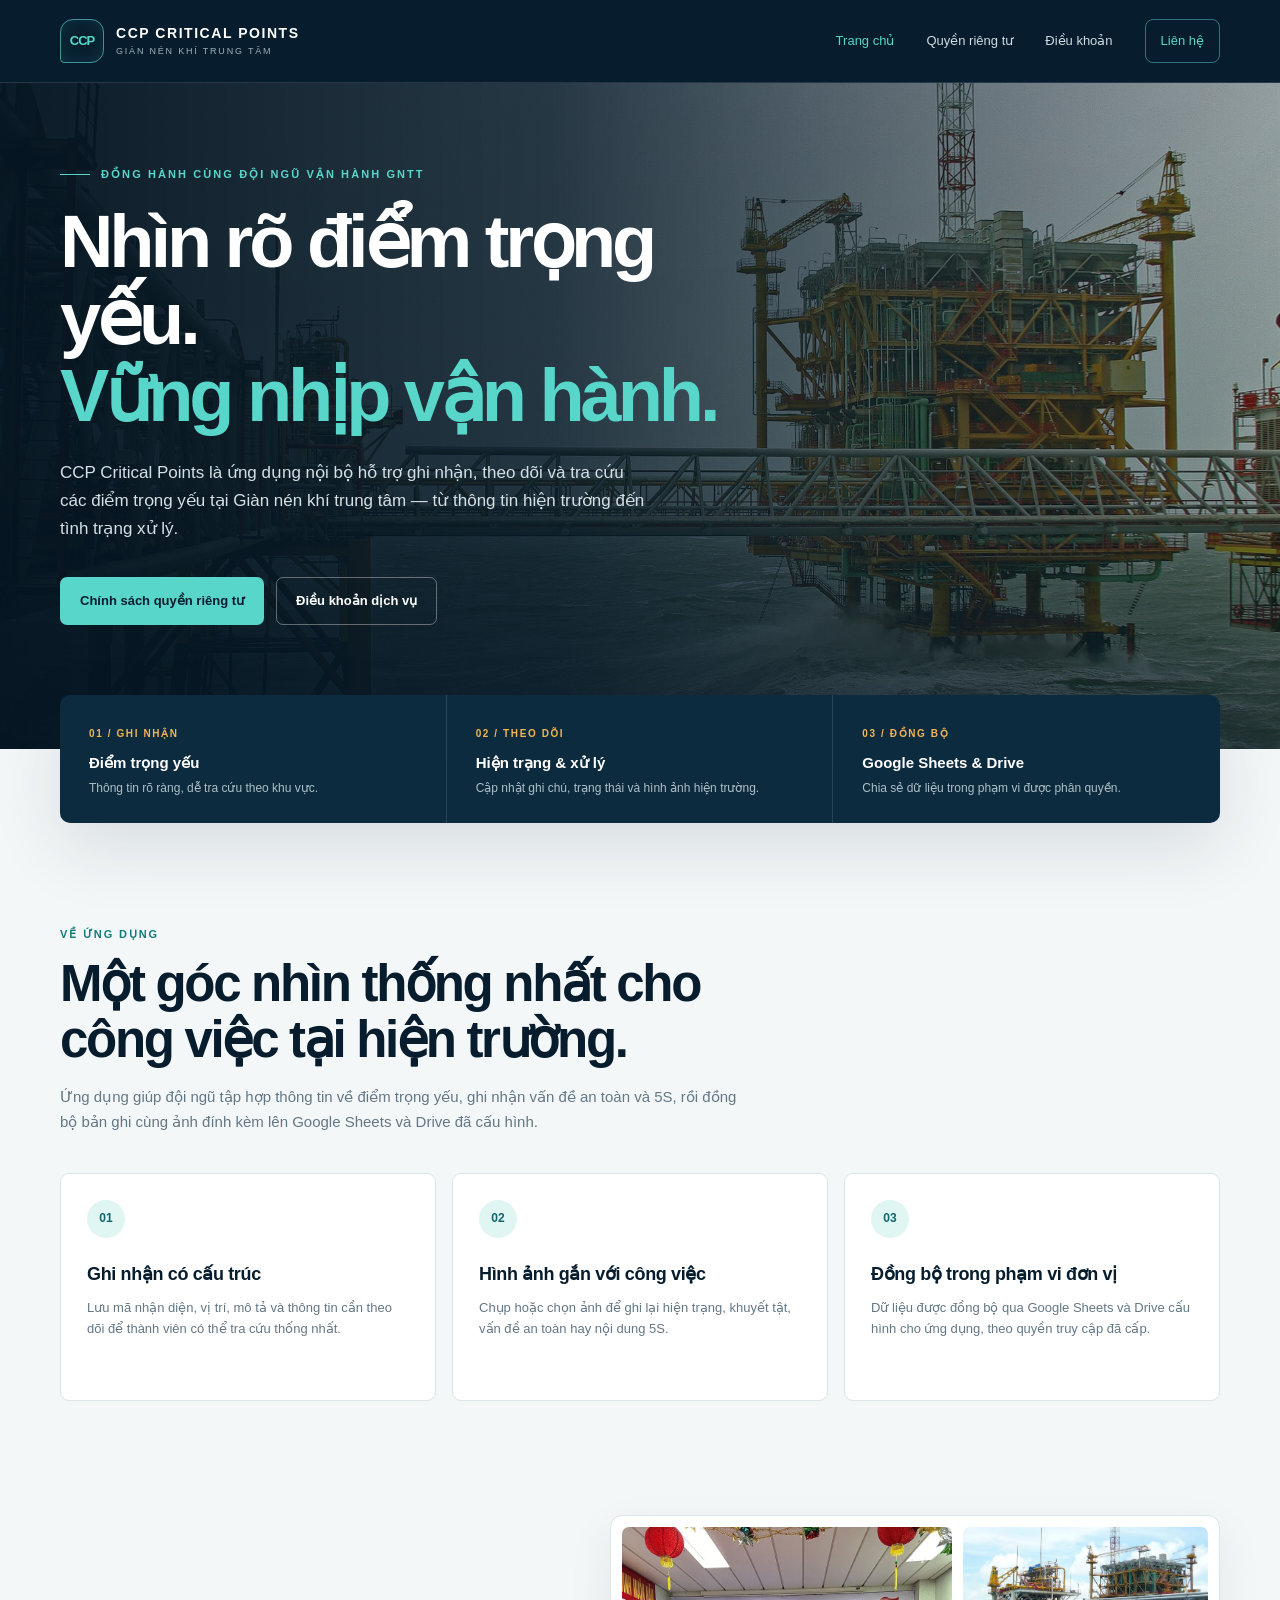
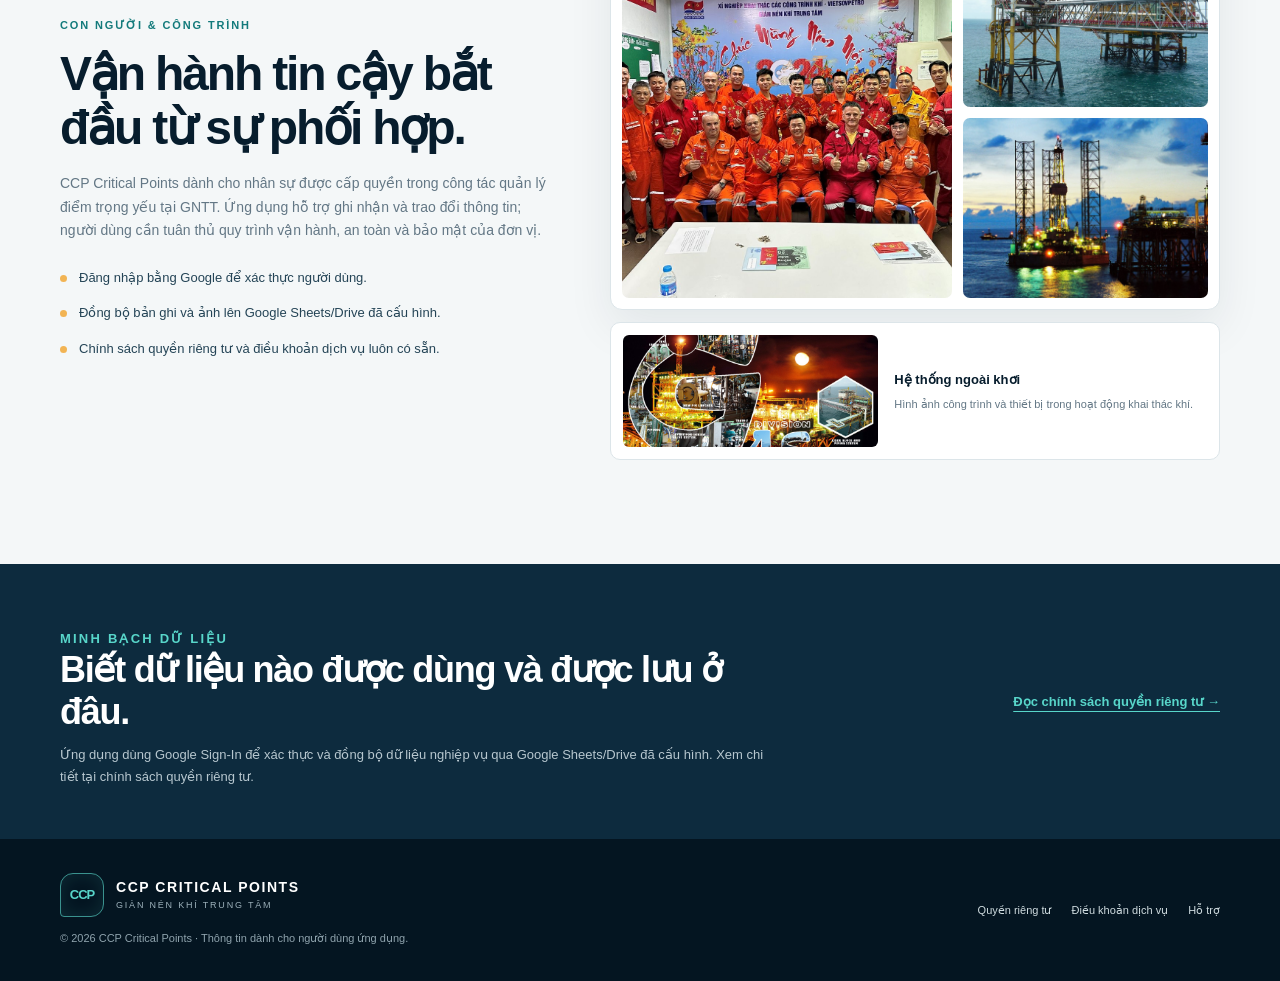
<file: website/index.html>
<!doctype html>
<html lang="vi">
<head>
  <meta charset="utf-8">
  <meta name="viewport" content="width=device-width, initial-scale=1">
  <meta name="theme-color" content="#071d2d">
  <meta name="description" content="CCP Critical Points hỗ trợ đội ngũ Giàn nén khí trung tâm ghi nhận, theo dõi và đồng bộ các điểm trọng yếu, an toàn và 5S.">
  <title>CCP Critical Points | Giàn nén khí trung tâm</title>
  <link rel="stylesheet" href="./site.css">
</head>
<body>
  <header class="site-header"><div class="container header-inner">
    <a class="brand" href="./" aria-label="CCP Critical Points - Trang chủ"><span class="brand-mark" aria-hidden="true">CCP</span><span class="brand-copy"><strong>CCP CRITICAL POINTS</strong><small>GIÀN NÉN KHÍ TRUNG TÂM</small></span></a>
    <nav class="site-nav" aria-label="Điều hướng chính"><a href="./" aria-current="page">Trang chủ</a><a href="./privacy.html">Quyền riêng tư</a><a href="./terms.html">Điều khoản</a><a class="nav-contact" href="mailto:minhhieu2105@gmail.com">Liên hệ</a></nav>
  </div></header>
  <main>
    <section class="hero">
      <img class="hero-image" src="./assets/hero-platform.jpg" alt="Giàn công nghệ ngoài khơi giữa biển">
      <div class="hero-shade" aria-hidden="true"></div>
      <div class="container"><div class="hero-copy">
        <p class="eyebrow">Đồng hành cùng đội ngũ vận hành GNTT</p>
        <h1>Nhìn rõ điểm trọng yếu.<br><em>Vững nhịp vận hành.</em></h1>
        <p class="hero-lede">CCP Critical Points là ứng dụng nội bộ hỗ trợ ghi nhận, theo dõi và tra cứu các điểm trọng yếu tại Giàn nén khí trung tâm — từ thông tin hiện trường đến tình trạng xử lý.</p>
        <div class="hero-actions"><a class="button button-primary" href="./privacy.html">Chính sách quyền riêng tư</a><a class="button button-quiet" href="./terms.html">Điều khoản dịch vụ</a></div>
      </div></div>
      <div class="hero-caption"><span>GNTT</span> · Offshore gas operations</div>
    </section>
    <div class="container"><section class="signal-bar" aria-label="Các chức năng chính">
      <div class="signal-item"><span class="signal-kicker">01 / GHI NHẬN</span><strong>Điểm trọng yếu</strong><p>Thông tin rõ ràng, dễ tra cứu theo khu vực.</p></div>
      <div class="signal-item"><span class="signal-kicker">02 / THEO DÕI</span><strong>Hiện trạng & xử lý</strong><p>Cập nhật ghi chú, trạng thái và hình ảnh hiện trường.</p></div>
      <div class="signal-item"><span class="signal-kicker">03 / ĐỒNG BỘ</span><strong>Google Sheets & Drive</strong><p>Chia sẻ dữ liệu trong phạm vi được phân quyền.</p></div>
    </section></div>
    <section class="section"><div class="container">
      <div class="section-heading"><p class="section-label">Về ứng dụng</p><h2>Một góc nhìn thống nhất cho công việc tại hiện trường.</h2><p>Ứng dụng giúp đội ngũ tập hợp thông tin về điểm trọng yếu, ghi nhận vấn đề an toàn và 5S, rồi đồng bộ bản ghi cùng ảnh đính kèm lên Google Sheets và Drive đã cấu hình.</p></div>
      <div class="feature-grid">
        <article class="feature-card"><span class="feature-number">01</span><h3>Ghi nhận có cấu trúc</h3><p>Lưu mã nhận diện, vị trí, mô tả và thông tin cần theo dõi để thành viên có thể tra cứu thống nhất.</p></article>
        <article class="feature-card"><span class="feature-number">02</span><h3>Hình ảnh gắn với công việc</h3><p>Chụp hoặc chọn ảnh để ghi lại hiện trạng, khuyết tật, vấn đề an toàn hay nội dung 5S.</p></article>
        <article class="feature-card"><span class="feature-number">03</span><h3>Đồng bộ trong phạm vi đơn vị</h3><p>Dữ liệu được đồng bộ qua Google Sheets và Drive cấu hình cho ứng dụng, theo quyền truy cập đã cấp.</p></article>
      </div>
    </div></section>
    <section class="field-section"><div class="container field-layout">
      <div class="field-copy"><p class="section-label">Con người & công trình</p><h2>Vận hành tin cậy bắt đầu từ sự phối hợp.</h2><p>CCP Critical Points dành cho nhân sự được cấp quyền trong công tác quản lý điểm trọng yếu tại GNTT. Ứng dụng hỗ trợ ghi nhận và trao đổi thông tin; người dùng cần tuân thủ quy trình vận hành, an toàn và bảo mật của đơn vị.</p>
        <ul class="field-list"><li>Đăng nhập bằng Google để xác thực người dùng.</li><li>Đồng bộ bản ghi và ảnh lên Google Sheets/Drive đã cấu hình.</li><li>Chính sách quyền riêng tư và điều khoản dịch vụ luôn có sẵn.</li></ul>
      </div>
      <div class="field-gallery">
        <div class="photo-mosaic" aria-label="Hình ảnh đội ngũ và công trình"><img class="photo-team" src="./assets/team.jpg" alt="Tập thể đội ngũ Giàn nén khí trung tâm"><img class="photo-day" src="./assets/facility-day.jpg" alt="Công trình ngoài khơi trong điều kiện ban ngày" loading="lazy"><img class="photo-night" src="./assets/facility-night.jpg" alt="Ánh đèn công trình ngoài khơi lúc chạng vạng" loading="lazy"></div>
        <figure class="division-card"><img src="./assets/gas-division.jpg" alt="Sơ đồ hình ảnh thiết bị và công trình thuộc GAS Division" loading="lazy"><figcaption><strong>Hệ thống ngoài khơi</strong><span>Hình ảnh công trình và thiết bị trong hoạt động khai thác khí.</span></figcaption></figure>
      </div>
    </div></section>
    <section class="sync-band"><div class="container sync-inner"><div class="sync-copy"><p class="section-label">Minh bạch dữ liệu</p><h2>Biết dữ liệu nào được dùng và được lưu ở đâu.</h2><p>Ứng dụng dùng Google Sign-In để xác thực và đồng bộ dữ liệu nghiệp vụ qua Google Sheets/Drive đã cấu hình. Xem chi tiết tại chính sách quyền riêng tư.</p></div><a class="sync-link" href="./privacy.html">Đọc chính sách quyền riêng tư →</a></div></section>
  </main>
  <footer class="site-footer"><div class="container footer-inner">
    <div><a class="brand" href="./"><span class="brand-mark" aria-hidden="true">CCP</span><span class="brand-copy"><strong>CCP CRITICAL POINTS</strong><small>GIÀN NÉN KHÍ TRUNG TÂM</small></span></a><div class="footer-copy">© 2026 CCP Critical Points · Thông tin dành cho người dùng ứng dụng.</div></div>
    <nav class="footer-links" aria-label="Chính sách và hỗ trợ"><a href="./privacy.html">Quyền riêng tư</a><a href="./terms.html">Điều khoản dịch vụ</a><a href="mailto:minhhieu2105@gmail.com">Hỗ trợ</a></nav>
  </div></footer>
</body>
</html>
</file>
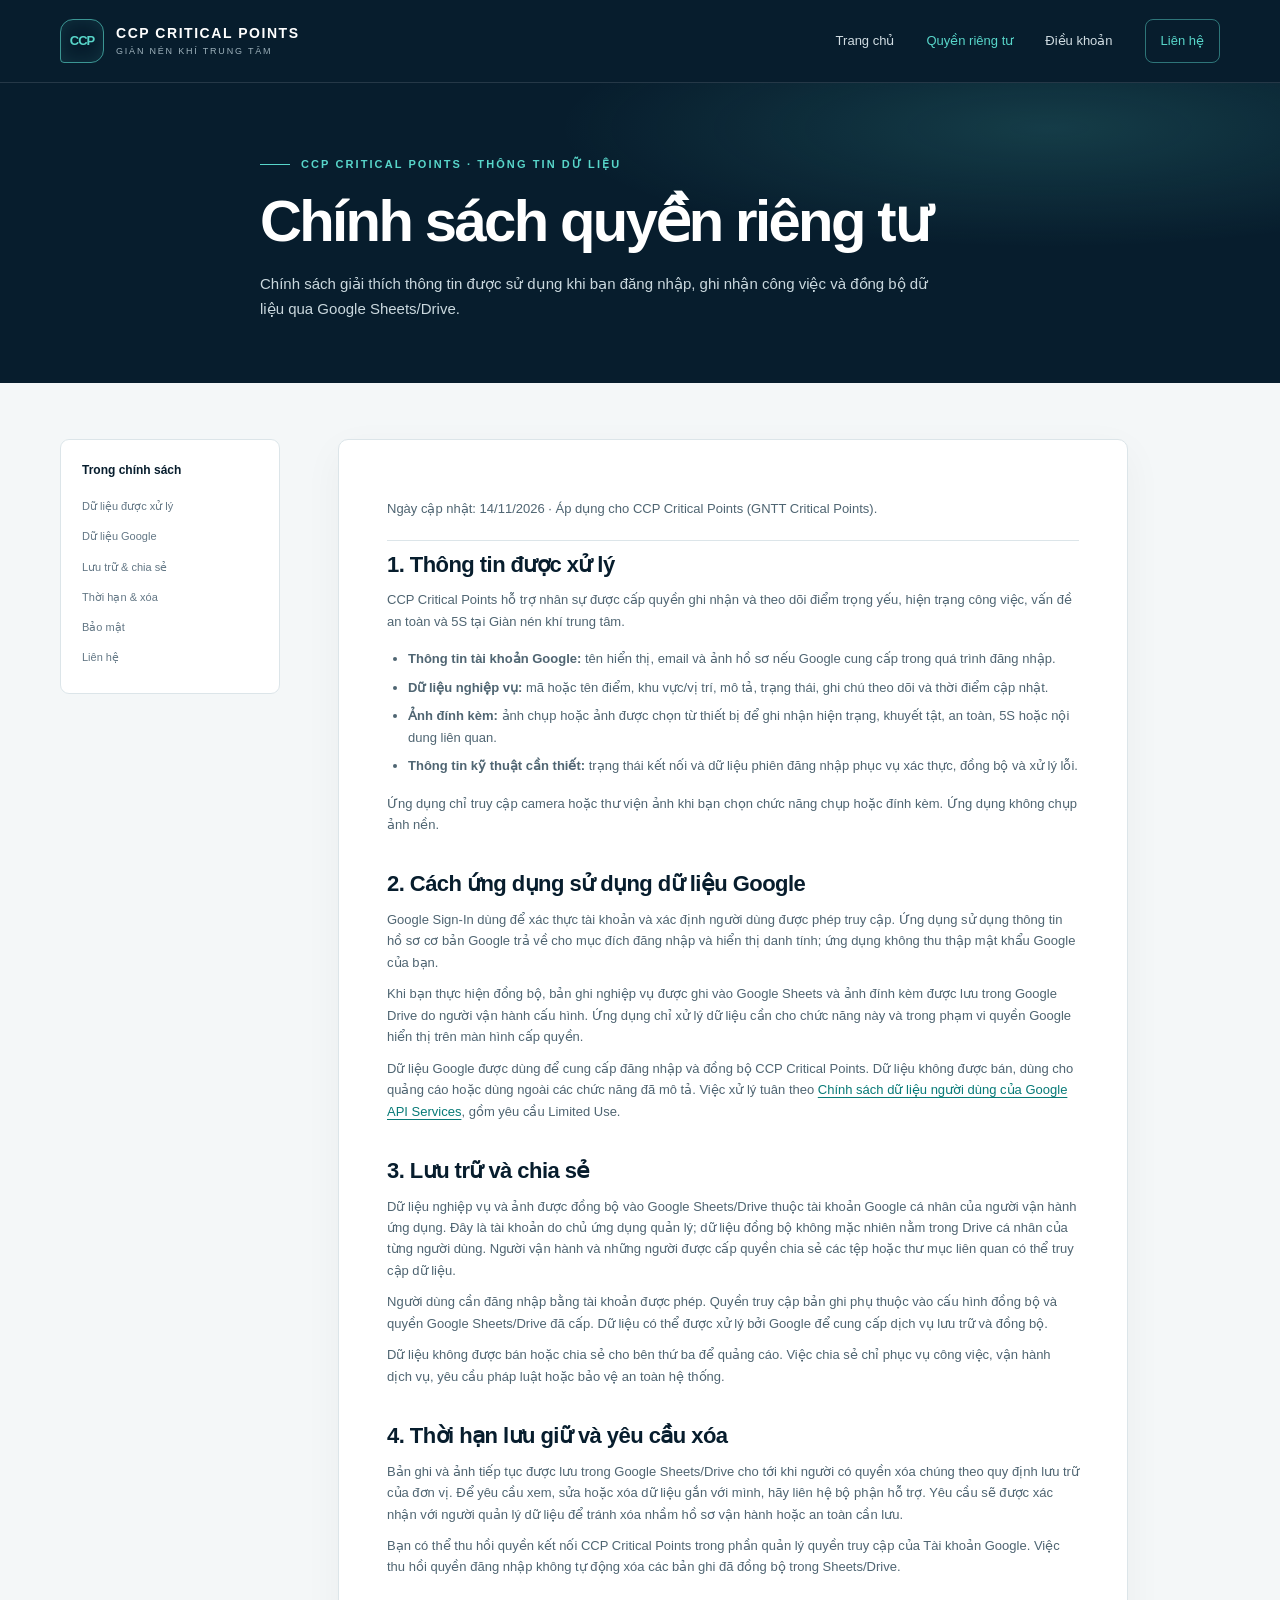
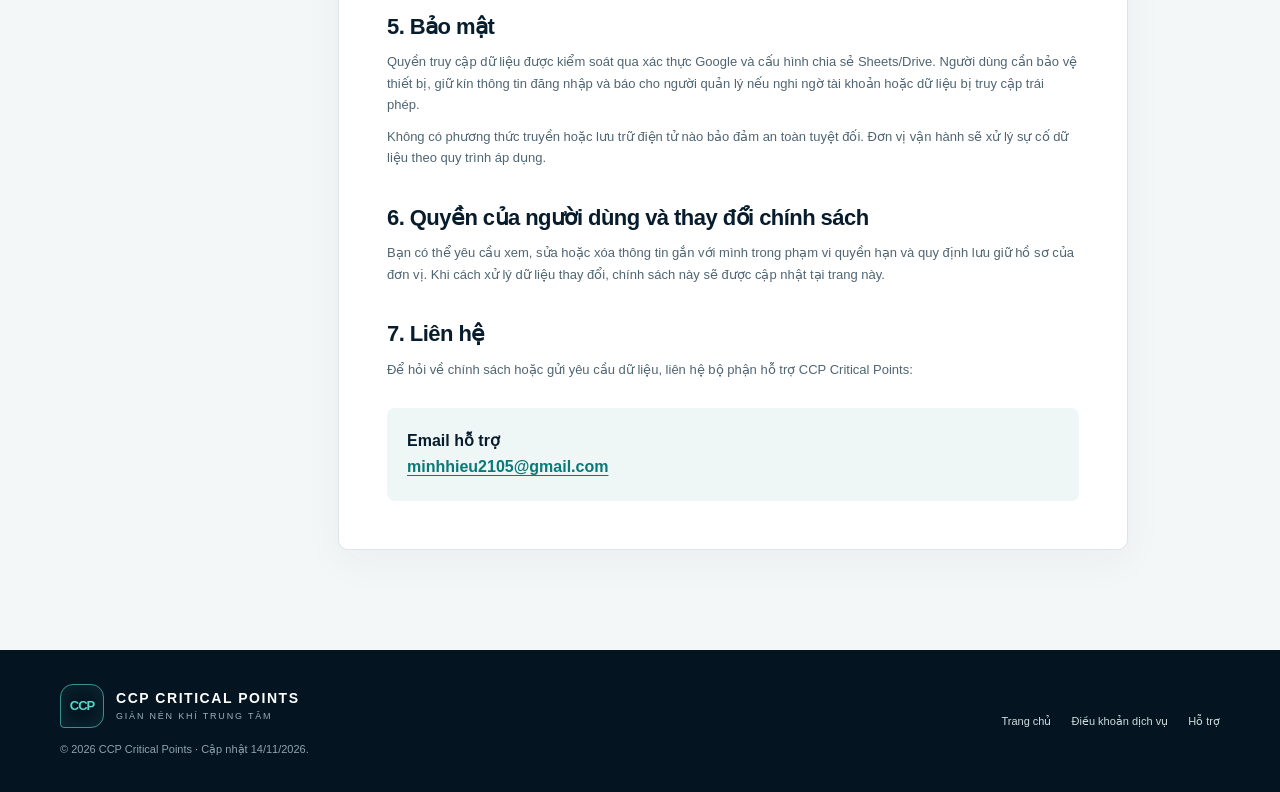
<file: website/privacy.html>
<!doctype html>
<html lang="vi">
<head>
  <meta charset="utf-8"><meta name="viewport" content="width=device-width, initial-scale=1"><meta name="theme-color" content="#071d2d">
  <meta name="description" content="Chính sách quyền riêng tư CCP Critical Points, gồm Google Sign-In và cách đồng bộ bản ghi, ảnh lên Google Sheets/Drive.">
  <title>Chính sách quyền riêng tư | CCP Critical Points</title><link rel="stylesheet" href="./site.css">
</head>
<body>
  <header class="site-header"><div class="container header-inner"><a class="brand" href="./" aria-label="CCP Critical Points - Trang chủ"><span class="brand-mark" aria-hidden="true">CCP</span><span class="brand-copy"><strong>CCP CRITICAL POINTS</strong><small>GIÀN NÉN KHÍ TRUNG TÂM</small></span></a>
    <nav class="site-nav" aria-label="Điều hướng chính"><a href="./">Trang chủ</a><a href="./privacy.html" aria-current="page">Quyền riêng tư</a><a href="./terms.html">Điều khoản</a><a class="nav-contact" href="mailto:minhhieu2105@gmail.com">Liên hệ</a></nav>
  </div></header>
  <main>
    <section class="page-hero"><div class="container page-intro"><p class="eyebrow">CCP Critical Points · Thông tin dữ liệu</p><h1>Chính sách quyền riêng tư</h1><p>Chính sách giải thích thông tin được sử dụng khi bạn đăng nhập, ghi nhận công việc và đồng bộ dữ liệu qua Google Sheets/Drive.</p></div></section>
    <section class="policy-wrap"><div class="container policy-layout">
      <aside class="policy-aside"><strong>Trong chính sách</strong><a href="#data">Dữ liệu được xử lý</a><a href="#google">Dữ liệu Google</a><a href="#storage">Lưu trữ & chia sẻ</a><a href="#retention">Thời hạn & xóa</a><a href="#security">Bảo mật</a><a href="#contact">Liên hệ</a></aside>
      <article class="policy">
        <p class="policy-meta">Ngày cập nhật: 14/11/2026 · Áp dụng cho CCP Critical Points (GNTT Critical Points).</p>
        <h2 id="data">1. Thông tin được xử lý</h2>
        <p>CCP Critical Points hỗ trợ nhân sự được cấp quyền ghi nhận và theo dõi điểm trọng yếu, hiện trạng công việc, vấn đề an toàn và 5S tại Giàn nén khí trung tâm.</p>
        <ul>
          <li><strong>Thông tin tài khoản Google:</strong> tên hiển thị, email và ảnh hồ sơ nếu Google cung cấp trong quá trình đăng nhập.</li>
          <li><strong>Dữ liệu nghiệp vụ:</strong> mã hoặc tên điểm, khu vực/vị trí, mô tả, trạng thái, ghi chú theo dõi và thời điểm cập nhật.</li>
          <li><strong>Ảnh đính kèm:</strong> ảnh chụp hoặc ảnh được chọn từ thiết bị để ghi nhận hiện trạng, khuyết tật, an toàn, 5S hoặc nội dung liên quan.</li>
          <li><strong>Thông tin kỹ thuật cần thiết:</strong> trạng thái kết nối và dữ liệu phiên đăng nhập phục vụ xác thực, đồng bộ và xử lý lỗi.</li>
        </ul>
        <p>Ứng dụng chỉ truy cập camera hoặc thư viện ảnh khi bạn chọn chức năng chụp hoặc đính kèm. Ứng dụng không chụp ảnh nền.</p>

        <h2 id="google">2. Cách ứng dụng sử dụng dữ liệu Google</h2>
        <p>Google Sign-In dùng để xác thực tài khoản và xác định người dùng được phép truy cập. Ứng dụng sử dụng thông tin hồ sơ cơ bản Google trả về cho mục đích đăng nhập và hiển thị danh tính; ứng dụng không thu thập mật khẩu Google của bạn.</p>
        <p>Khi bạn thực hiện đồng bộ, bản ghi nghiệp vụ được ghi vào Google Sheets và ảnh đính kèm được lưu trong Google Drive do người vận hành cấu hình. Ứng dụng chỉ xử lý dữ liệu cần cho chức năng này và trong phạm vi quyền Google hiển thị trên màn hình cấp quyền.</p>
        <p>Dữ liệu Google được dùng để cung cấp đăng nhập và đồng bộ CCP Critical Points. Dữ liệu không được bán, dùng cho quảng cáo hoặc dùng ngoài các chức năng đã mô tả. Việc xử lý tuân theo <a href="https://developers.google.com/terms/api-services-user-data-policy" target="_blank" rel="noopener noreferrer">Chính sách dữ liệu người dùng của Google API Services</a>, gồm yêu cầu Limited Use.</p>

        <h2 id="storage">3. Lưu trữ và chia sẻ</h2>
        <p>Dữ liệu nghiệp vụ và ảnh được đồng bộ vào Google Sheets/Drive thuộc tài khoản Google cá nhân của người vận hành ứng dụng. Đây là tài khoản do chủ ứng dụng quản lý; dữ liệu đồng bộ không mặc nhiên nằm trong Drive cá nhân của từng người dùng. Người vận hành và những người được cấp quyền chia sẻ các tệp hoặc thư mục liên quan có thể truy cập dữ liệu.</p>
        <p>Người dùng cần đăng nhập bằng tài khoản được phép. Quyền truy cập bản ghi phụ thuộc vào cấu hình đồng bộ và quyền Google Sheets/Drive đã cấp. Dữ liệu có thể được xử lý bởi Google để cung cấp dịch vụ lưu trữ và đồng bộ.</p>
        <p>Dữ liệu không được bán hoặc chia sẻ cho bên thứ ba để quảng cáo. Việc chia sẻ chỉ phục vụ công việc, vận hành dịch vụ, yêu cầu pháp luật hoặc bảo vệ an toàn hệ thống.</p>

        <h2 id="retention">4. Thời hạn lưu giữ và yêu cầu xóa</h2>
        <p>Bản ghi và ảnh tiếp tục được lưu trong Google Sheets/Drive cho tới khi người có quyền xóa chúng theo quy định lưu trữ của đơn vị. Để yêu cầu xem, sửa hoặc xóa dữ liệu gắn với mình, hãy liên hệ bộ phận hỗ trợ. Yêu cầu sẽ được xác nhận với người quản lý dữ liệu để tránh xóa nhầm hồ sơ vận hành hoặc an toàn cần lưu.</p>
        <p>Bạn có thể thu hồi quyền kết nối CCP Critical Points trong phần quản lý quyền truy cập của Tài khoản Google. Việc thu hồi quyền đăng nhập không tự động xóa các bản ghi đã đồng bộ trong Sheets/Drive.</p>

        <h2 id="security">5. Bảo mật</h2>
        <p>Quyền truy cập dữ liệu được kiểm soát qua xác thực Google và cấu hình chia sẻ Sheets/Drive. Người dùng cần bảo vệ thiết bị, giữ kín thông tin đăng nhập và báo cho người quản lý nếu nghi ngờ tài khoản hoặc dữ liệu bị truy cập trái phép.</p>
        <p>Không có phương thức truyền hoặc lưu trữ điện tử nào bảo đảm an toàn tuyệt đối. Đơn vị vận hành sẽ xử lý sự cố dữ liệu theo quy trình áp dụng.</p>

        <h2>6. Quyền của người dùng và thay đổi chính sách</h2>
        <p>Bạn có thể yêu cầu xem, sửa hoặc xóa thông tin gắn với mình trong phạm vi quyền hạn và quy định lưu giữ hồ sơ của đơn vị. Khi cách xử lý dữ liệu thay đổi, chính sách này sẽ được cập nhật tại trang này.</p>
        <h2 id="contact">7. Liên hệ</h2>
        <p>Để hỏi về chính sách hoặc gửi yêu cầu dữ liệu, liên hệ bộ phận hỗ trợ CCP Critical Points:</p>
        <div class="contact-card"><strong>Email hỗ trợ</strong><br><a href="mailto:minhhieu2105@gmail.com">minhhieu2105@gmail.com</a></div>
      </article>
    </div></section>
  </main>
  <footer class="site-footer"><div class="container footer-inner"><div><a class="brand" href="./"><span class="brand-mark" aria-hidden="true">CCP</span><span class="brand-copy"><strong>CCP CRITICAL POINTS</strong><small>GIÀN NÉN KHÍ TRUNG TÂM</small></span></a><div class="footer-copy">© 2026 CCP Critical Points · Cập nhật 14/11/2026.</div></div><nav class="footer-links" aria-label="Chính sách và hỗ trợ"><a href="./">Trang chủ</a><a href="./terms.html">Điều khoản dịch vụ</a><a href="mailto:minhhieu2105@gmail.com">Hỗ trợ</a></nav></div></footer>
</body>
</html>
</file>
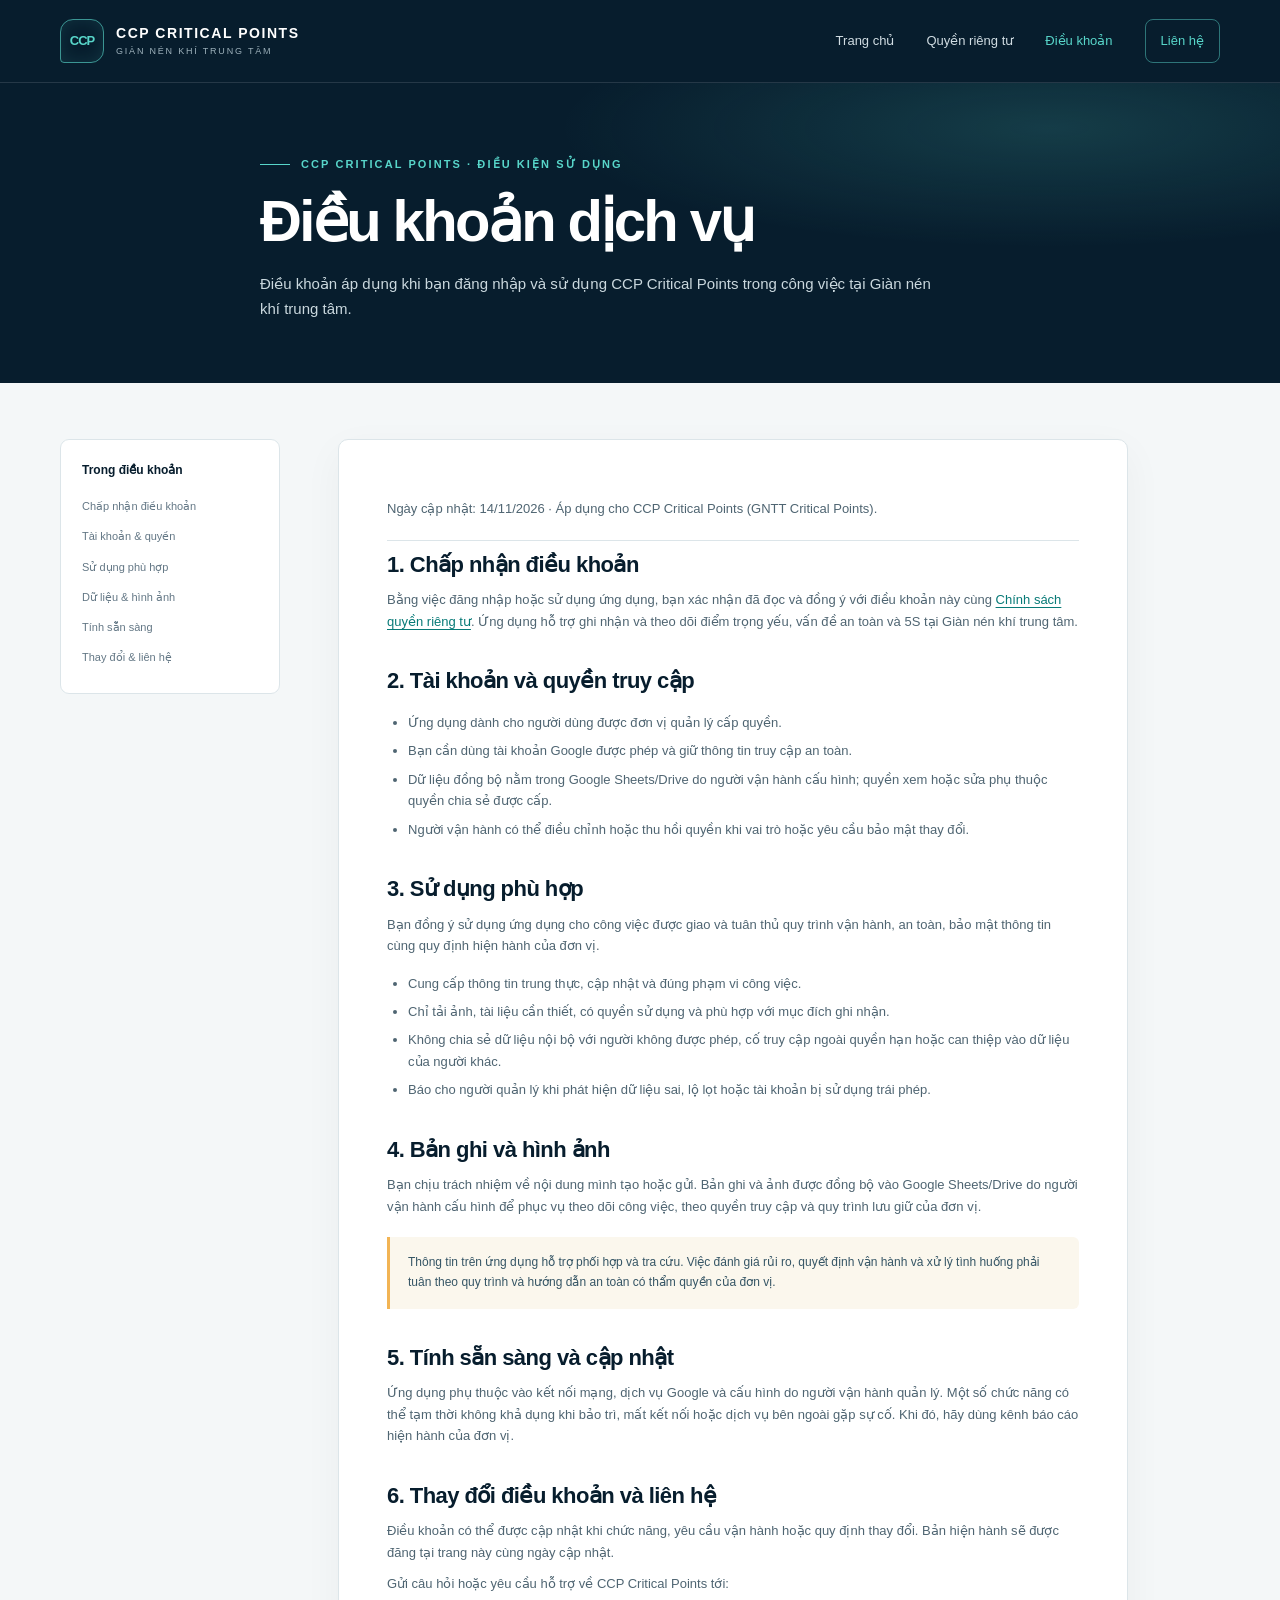
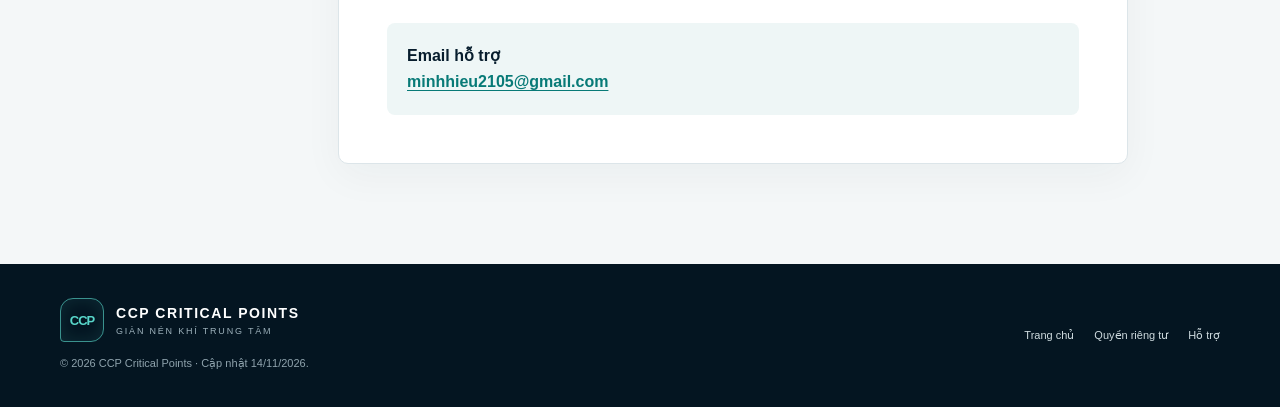
<file: website/terms.html>
<!doctype html>
<html lang="vi">
<head>
  <meta charset="utf-8"><meta name="viewport" content="width=device-width, initial-scale=1"><meta name="theme-color" content="#071d2d">
  <meta name="description" content="Điều khoản sử dụng CCP Critical Points dành cho nhân sự được cấp quyền tại Giàn nén khí trung tâm.">
  <title>Điều khoản dịch vụ | CCP Critical Points</title><link rel="stylesheet" href="./site.css">
</head>
<body>
  <header class="site-header"><div class="container header-inner"><a class="brand" href="./" aria-label="CCP Critical Points - Trang chủ"><span class="brand-mark" aria-hidden="true">CCP</span><span class="brand-copy"><strong>CCP CRITICAL POINTS</strong><small>GIÀN NÉN KHÍ TRUNG TÂM</small></span></a>
    <nav class="site-nav" aria-label="Điều hướng chính"><a href="./">Trang chủ</a><a href="./privacy.html">Quyền riêng tư</a><a href="./terms.html" aria-current="page">Điều khoản</a><a class="nav-contact" href="mailto:minhhieu2105@gmail.com">Liên hệ</a></nav>
  </div></header>
  <main>
    <section class="page-hero"><div class="container page-intro"><p class="eyebrow">CCP Critical Points · Điều kiện sử dụng</p><h1>Điều khoản dịch vụ</h1><p>Điều khoản áp dụng khi bạn đăng nhập và sử dụng CCP Critical Points trong công việc tại Giàn nén khí trung tâm.</p></div></section>
    <section class="policy-wrap"><div class="container policy-layout">
      <aside class="policy-aside"><strong>Trong điều khoản</strong><a href="#acceptance">Chấp nhận điều khoản</a><a href="#access">Tài khoản & quyền</a><a href="#use">Sử dụng phù hợp</a><a href="#records">Dữ liệu & hình ảnh</a><a href="#availability">Tính sẵn sàng</a><a href="#contact">Thay đổi & liên hệ</a></aside>
      <article class="policy">
        <p class="policy-meta">Ngày cập nhật: 14/11/2026 · Áp dụng cho CCP Critical Points (GNTT Critical Points).</p>
        <h2 id="acceptance">1. Chấp nhận điều khoản</h2>
        <p>Bằng việc đăng nhập hoặc sử dụng ứng dụng, bạn xác nhận đã đọc và đồng ý với điều khoản này cùng <a href="./privacy.html">Chính sách quyền riêng tư</a>. Ứng dụng hỗ trợ ghi nhận và theo dõi điểm trọng yếu, vấn đề an toàn và 5S tại Giàn nén khí trung tâm.</p>

        <h2 id="access">2. Tài khoản và quyền truy cập</h2>
        <ul><li>Ứng dụng dành cho người dùng được đơn vị quản lý cấp quyền.</li><li>Bạn cần dùng tài khoản Google được phép và giữ thông tin truy cập an toàn.</li><li>Dữ liệu đồng bộ nằm trong Google Sheets/Drive do người vận hành cấu hình; quyền xem hoặc sửa phụ thuộc quyền chia sẻ được cấp.</li><li>Người vận hành có thể điều chỉnh hoặc thu hồi quyền khi vai trò hoặc yêu cầu bảo mật thay đổi.</li></ul>

        <h2 id="use">3. Sử dụng phù hợp</h2>
        <p>Bạn đồng ý sử dụng ứng dụng cho công việc được giao và tuân thủ quy trình vận hành, an toàn, bảo mật thông tin cùng quy định hiện hành của đơn vị.</p>
        <ul><li>Cung cấp thông tin trung thực, cập nhật và đúng phạm vi công việc.</li><li>Chỉ tải ảnh, tài liệu cần thiết, có quyền sử dụng và phù hợp với mục đích ghi nhận.</li><li>Không chia sẻ dữ liệu nội bộ với người không được phép, cố truy cập ngoài quyền hạn hoặc can thiệp vào dữ liệu của người khác.</li><li>Báo cho người quản lý khi phát hiện dữ liệu sai, lộ lọt hoặc tài khoản bị sử dụng trái phép.</li></ul>

        <h2 id="records">4. Bản ghi và hình ảnh</h2>
        <p>Bạn chịu trách nhiệm về nội dung mình tạo hoặc gửi. Bản ghi và ảnh được đồng bộ vào Google Sheets/Drive do người vận hành cấu hình để phục vụ theo dõi công việc, theo quyền truy cập và quy trình lưu giữ của đơn vị.</p>
        <div class="policy-callout">Thông tin trên ứng dụng hỗ trợ phối hợp và tra cứu. Việc đánh giá rủi ro, quyết định vận hành và xử lý tình huống phải tuân theo quy trình và hướng dẫn an toàn có thẩm quyền của đơn vị.</div>

        <h2 id="availability">5. Tính sẵn sàng và cập nhật</h2>
        <p>Ứng dụng phụ thuộc vào kết nối mạng, dịch vụ Google và cấu hình do người vận hành quản lý. Một số chức năng có thể tạm thời không khả dụng khi bảo trì, mất kết nối hoặc dịch vụ bên ngoài gặp sự cố. Khi đó, hãy dùng kênh báo cáo hiện hành của đơn vị.</p>

        <h2 id="contact">6. Thay đổi điều khoản và liên hệ</h2>
        <p>Điều khoản có thể được cập nhật khi chức năng, yêu cầu vận hành hoặc quy định thay đổi. Bản hiện hành sẽ được đăng tại trang này cùng ngày cập nhật.</p>
        <p>Gửi câu hỏi hoặc yêu cầu hỗ trợ về CCP Critical Points tới:</p>
        <div class="contact-card"><strong>Email hỗ trợ</strong><br><a href="mailto:minhhieu2105@gmail.com">minhhieu2105@gmail.com</a></div>
      </article>
    </div></section>
  </main>
  <footer class="site-footer"><div class="container footer-inner"><div><a class="brand" href="./"><span class="brand-mark" aria-hidden="true">CCP</span><span class="brand-copy"><strong>CCP CRITICAL POINTS</strong><small>GIÀN NÉN KHÍ TRUNG TÂM</small></span></a><div class="footer-copy">© 2026 CCP Critical Points · Cập nhật 14/11/2026.</div></div><nav class="footer-links" aria-label="Chính sách và hỗ trợ"><a href="./">Trang chủ</a><a href="./privacy.html">Quyền riêng tư</a><a href="mailto:minhhieu2105@gmail.com">Hỗ trợ</a></nav></div></footer>
</body>
</html>
</file>
<file: website/site.css>
@charset "UTF-8";
:root{color-scheme:light;--navy:#071d2d;--navy2:#0d2b3e;--aqua:#58d6ca;--aquaSoft:#dff6f2;--amber:#f2b454;--paper:#f4f7f8;--white:#fff;--ink:#102b3d;--muted:#637785;--line:#dce5e9;--shadow:0 24px 70px rgba(5,30,47,.12)}
*{box-sizing:border-box}html{scroll-behavior:smooth}body{margin:0;color:var(--ink);background:var(--paper);font-family:Inter,"Segoe UI",Roboto,Arial,sans-serif;line-height:1.65}img{display:block;max-width:100%}a{color:inherit}a:focus-visible{outline:3px solid var(--amber);outline-offset:4px}.container{width:min(1160px,calc(100% - 48px));margin-inline:auto}
.site-header{position:relative;z-index:3;color:var(--white);background:var(--navy);border-bottom:1px solid rgba(255,255,255,.12)}.header-inner{min-height:82px;display:flex;align-items:center;justify-content:space-between;gap:28px}.brand{display:inline-flex;align-items:center;gap:12px;text-decoration:none;color:var(--white)}.brand-mark{width:44px;height:44px;display:grid;place-items:center;border:1px solid rgba(88,214,202,.65);border-radius:13px 13px 13px 4px;color:var(--aqua);font-size:13px;font-weight:800;letter-spacing:-.08em;box-shadow:inset 0 0 18px rgba(88,214,202,.12)}.brand-copy{display:grid;line-height:1.15}.brand-copy strong{font-size:14px;letter-spacing:.11em}.brand-copy small{margin-top:5px;color:#9db1bb;font-size:9px;letter-spacing:.2em}.site-nav{display:flex;align-items:center;gap:32px}.site-nav a{color:#d0dce2;font-size:13px;text-decoration:none;transition:color .18s ease}.site-nav a:hover,.site-nav a[aria-current=page]{color:var(--aqua)}.site-nav .nav-contact{padding:10px 15px;border:1px solid rgba(88,214,202,.48);border-radius:8px;color:var(--aqua)}
.hero{position:relative;isolation:isolate;overflow:hidden;min-height:630px;display:flex;align-items:center;color:var(--white);background:var(--navy)}.hero-image,.hero-shade{position:absolute;inset:0;width:100%;height:100%}.hero-image{z-index:-2;object-fit:cover;object-position:58% 50%}.hero-shade{z-index:-1;background:linear-gradient(90deg,rgba(4,21,34,.97),rgba(5,25,40,.86) 43%,rgba(6,28,43,.37)),linear-gradient(0deg,rgba(4,18,29,.6),transparent 42%)}.hero-copy{max-width:760px;padding-block:82px 124px}.eyebrow{display:flex;align-items:center;gap:11px;margin:0 0 21px;color:var(--aqua);font-size:11px;font-weight:700;letter-spacing:.19em;text-transform:uppercase}.eyebrow:before{content:"";width:30px;height:1px;background:var(--aqua)}.hero h1{max-width:700px;margin:0;font-size:clamp(42px,6.2vw,74px);line-height:1.04;letter-spacing:-.055em;font-weight:650}.hero h1 em{color:var(--aqua);font-style:normal}.hero-lede{max-width:590px;margin:24px 0 0;color:#d4e0e5;font-size:17px}.hero-actions{display:flex;flex-wrap:wrap;gap:12px;margin-top:34px}.button{display:inline-flex;align-items:center;justify-content:center;min-height:48px;padding:0 19px;border:1px solid transparent;border-radius:7px;text-decoration:none;font-size:13px;font-weight:700;transition:transform .18s ease,background .18s ease}.button:hover{transform:translateY(-2px)}.button-primary{color:var(--navy);background:var(--aqua)}.button-primary:hover{background:#7ee5db}.button-quiet{color:var(--white);border-color:rgba(255,255,255,.35)}.button-quiet:hover{background:rgba(255,255,255,.1)}.hero-caption{position:absolute;right:max(24px,calc((100vw - 1160px)/2));bottom:34px;color:#e8f0f3;font-size:11px;letter-spacing:.08em;text-transform:uppercase}.hero-caption span{color:var(--amber)}
.signal-bar{position:relative;margin-top:-54px;z-index:1;display:grid;grid-template-columns:repeat(3,1fr);border-radius:10px;overflow:hidden;color:var(--white);background:var(--navy2);box-shadow:var(--shadow)}.signal-item{padding:24px 29px;border-right:1px solid rgba(255,255,255,.12)}.signal-item:last-child{border-right:0}.signal-kicker{color:var(--amber);font-size:10px;line-height:1.4;font-weight:700;letter-spacing:.16em}.signal-item strong{display:block;margin-top:5px;font-size:15px;font-weight:650}.signal-item p{margin:4px 0 0;color:#aebfc8;font-size:12px}
.section{padding:102px 0}.section-heading{max-width:690px;margin-bottom:38px}.section-label{margin:0 0 13px;color:#137a7b;font-size:11px;font-weight:800;letter-spacing:.17em;text-transform:uppercase}.section h2,.page-intro h1{margin:0;color:var(--navy);font-size:clamp(32px,4.5vw,51px);line-height:1.1;letter-spacing:-.045em;font-weight:650}.section-heading>p:last-child{margin:17px 0 0;color:var(--muted);font-size:15px}.feature-grid{display:grid;grid-template-columns:repeat(3,1fr);gap:16px}.feature-card{min-height:228px;padding:26px;border:1px solid var(--line);border-radius:9px;background:var(--white)}.feature-number{display:inline-grid;width:38px;height:38px;place-items:center;border-radius:50%;color:#12656c;background:var(--aquaSoft);font-size:12px;font-weight:800}.feature-card h3{margin:22px 0 7px;color:var(--navy);font-size:18px;letter-spacing:-.02em}.feature-card p{margin:0;color:var(--muted);font-size:13px}
.field-section{padding:12px 0 104px}.field-layout{display:grid;grid-template-columns:.9fr 1.1fr;gap:50px;align-items:center}.field-copy h2{margin:0;color:var(--navy);font-size:clamp(30px,4.4vw,48px);line-height:1.12;letter-spacing:-.045em}.field-copy>p:not(.section-label){margin:18px 0 0;color:var(--muted);font-size:14px}.field-list{display:grid;gap:14px;margin:25px 0 0;padding:0;list-style:none}.field-list li{display:flex;gap:12px;align-items:flex-start;color:#244456;font-size:13px}.field-list li:before{content:"";flex:0 0 7px;height:7px;margin-top:8px;border-radius:50%;background:var(--amber)}.photo-mosaic{display:grid;grid-template-columns:1.15fr .85fr;grid-template-rows:180px 180px;gap:11px;padding:11px;border:1px solid var(--line);border-radius:12px;background:var(--white);box-shadow:0 17px 45px rgba(10,40,55,.08)}.photo-mosaic img{width:100%;height:100%;border-radius:7px;object-fit:cover}.photo-mosaic .photo-team{grid-row:span 2;object-position:50% 42%}.photo-mosaic .photo-day{object-position:58% 56%}.photo-mosaic .photo-night{object-position:52% 55%}
.sync-band{padding:52px 0;color:var(--white);background:var(--navy2)}.sync-inner{display:flex;align-items:center;justify-content:space-between;gap:28px}.sync-copy{max-width:720px}.sync-copy .section-label{color:var(--aqua)}.sync-copy h2{margin:0;color:var(--white);font-size:clamp(25px,3.4vw,36px);line-height:1.15;letter-spacing:-.035em}.sync-copy p{margin:12px 0 0;color:#b7c7cf;font-size:13px}.sync-link{flex:0 0 auto;color:var(--aqua);font-size:13px;font-weight:700;text-decoration-thickness:1px;text-underline-offset:5px}
.page-hero{padding:72px 0 62px;color:var(--white);background:radial-gradient(ellipse at 82% 15%,rgba(88,214,202,.17),transparent 33%),var(--navy)}.page-intro{max-width:760px}.page-intro .eyebrow{margin-bottom:16px}.page-intro h1{color:var(--white);font-size:clamp(38px,5vw,58px)}.page-intro>p:last-child{max-width:680px;margin:19px 0 0;color:#cad8de;font-size:15px}.policy-wrap{padding:56px 0 100px}.policy-layout{display:grid;grid-template-columns:220px minmax(0,1fr);gap:58px;align-items:start}.policy-aside{position:sticky;top:24px;padding:21px;border:1px solid var(--line);border-radius:9px;background:var(--white)}.policy-aside strong{display:block;margin-bottom:10px;color:var(--navy);font-size:12px}.policy-aside a{display:block;padding:6px 0;color:var(--muted);font-size:11px;text-decoration:none}.policy-aside a:hover{color:#087a77}.policy{max-width:790px;padding:clamp(25px,4vw,48px);border:1px solid var(--line);border-radius:10px;background:var(--white);box-shadow:0 12px 40px rgba(9,39,56,.045)}.policy-meta{margin:0 0 30px;padding-bottom:20px;border-bottom:1px solid var(--line);color:var(--muted);font-size:12px}.policy h2{margin:35px 0 10px;color:var(--navy);font-size:22px;line-height:1.3;letter-spacing:-.025em}.policy h2:first-of-type{margin-top:0}.policy h3{margin:23px 0 7px;color:#17475d;font-size:15px}.policy p,.policy li{color:#4f6572;font-size:13px}.policy p{margin:10px 0}.policy ul,.policy ol{padding-left:21px}.policy li{margin:7px 0}.policy a{color:#087a77;text-underline-offset:3px}.policy-callout{margin:20px 0;padding:16px 18px;border-left:3px solid var(--amber);border-radius:0 6px 6px 0;color:#355565;background:#fbf7ed;font-size:12px}.contact-card{margin-top:28px;padding:20px;border-radius:8px;background:#eef6f6}.contact-card strong{color:var(--navy)}.contact-card a{font-weight:700}
.site-footer{padding:34px 0;color:#c3d0d6;background:#041521}.footer-inner{display:flex;justify-content:space-between;align-items:center;gap:25px}.footer-copy{margin-top:12px;color:#8fa3ad;font-size:11px}.footer-links{display:flex;flex-wrap:wrap;gap:20px}.footer-links a{color:#cfdbdf;font-size:11px;text-decoration:none}.footer-links a:hover{color:var(--aqua)}
@media(max-width:850px){.container{width:min(calc(100% - 36px),700px)}.header-inner{min-height:74px;flex-wrap:wrap;padding-block:12px}.site-nav{gap:18px}.site-nav a{font-size:12px}.hero{min-height:590px}.hero-copy{padding-block:76px 110px}.hero-caption{display:none}.field-layout{grid-template-columns:1fr;gap:32px}.photo-mosaic{max-width:640px}.policy-layout{grid-template-columns:1fr;gap:18px}.policy-aside{position:static;display:flex;flex-wrap:wrap;gap:8px 18px;align-items:center}.policy-aside strong{width:100%;margin:0}.policy-aside a{padding:2px 0}}
@media(max-width:620px){.container{width:calc(100% - 32px)}.header-inner{align-items:flex-start;gap:13px}.brand-mark{width:39px;height:39px}.site-nav{width:100%;justify-content:space-between;gap:10px}.site-nav .nav-contact{padding:6px 9px}.hero{min-height:590px;align-items:flex-end}.hero-image{object-position:62% 50%}.hero-shade{background:linear-gradient(0deg,rgba(4,21,34,.98),rgba(5,25,40,.83) 59%,rgba(6,28,43,.32))}.hero-copy{padding-block:70px 100px}.hero h1{font-size:clamp(42px,13vw,59px)}.hero-lede{font-size:15px}.signal-bar{grid-template-columns:1fr;margin-top:-38px}.signal-item{padding:16px 20px;border-right:0;border-bottom:1px solid rgba(255,255,255,.12)}.signal-item:last-child{border-bottom:0}.section{padding:76px 0}.feature-grid{grid-template-columns:1fr}.feature-card{min-height:auto}.field-section{padding-bottom:78px}.photo-mosaic{grid-template-rows:150px 150px;gap:8px;padding:8px}.sync-inner{align-items:flex-start;flex-direction:column}.page-hero{padding:57px 0 48px}.policy-wrap{padding:26px 0 70px}.policy{padding:23px 19px}.policy h2{font-size:19px}.footer-inner{align-items:flex-start;flex-direction:column}}
@media(prefers-reduced-motion:reduce){html{scroll-behavior:auto}*,*:before,*:after{transition-duration:.01ms!important}}

.field-gallery{display:grid;gap:12px;min-width:0}.division-card{display:grid;grid-template-columns:.9fr 1.1fr;align-items:center;gap:16px;margin:0;padding:12px;border:1px solid var(--line);border-radius:10px;background:var(--white)}.division-card img{width:100%;height:112px;object-fit:cover;object-position:center;border-radius:6px}.division-card figcaption{display:grid;gap:5px;color:var(--muted);font-size:11px}.division-card strong{color:var(--navy);font-size:13px}
@media(max-width:620px){.division-card{grid-template-columns:1fr}.division-card img{height:150px}}
</file>
